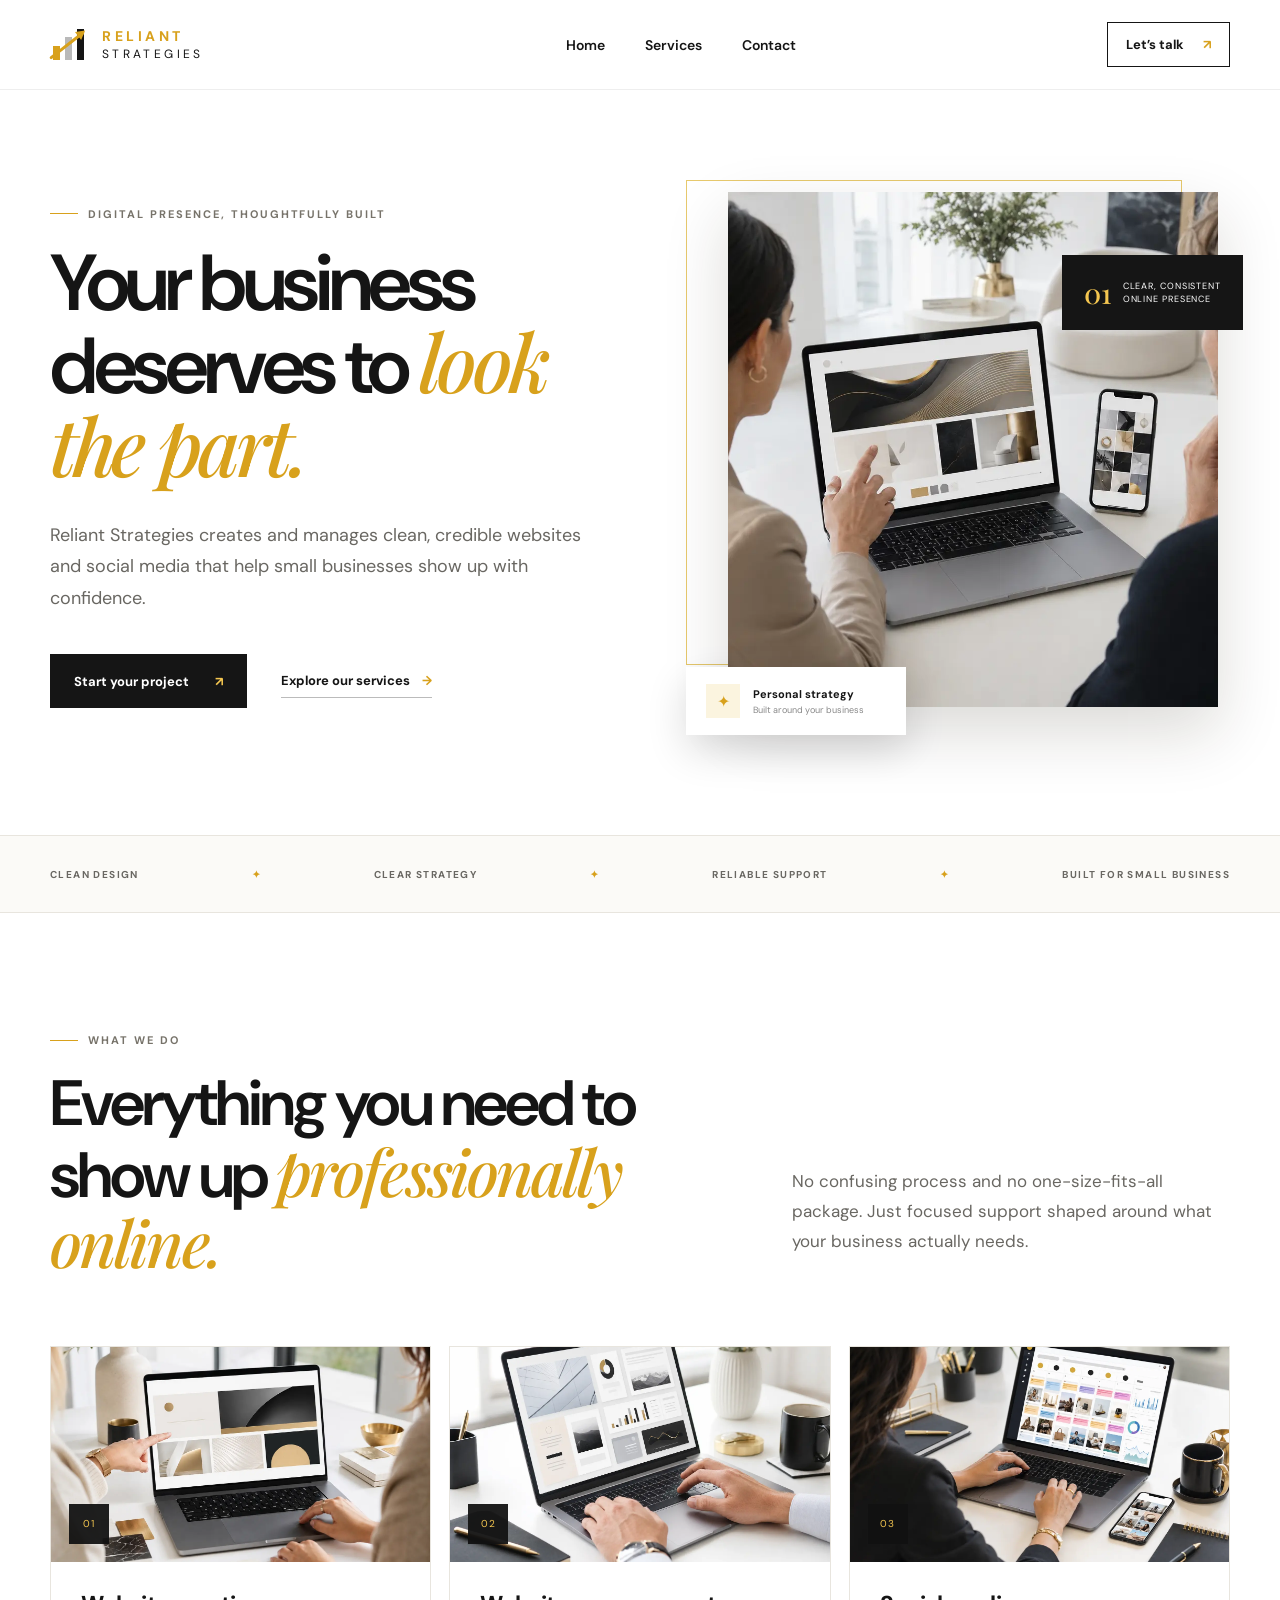
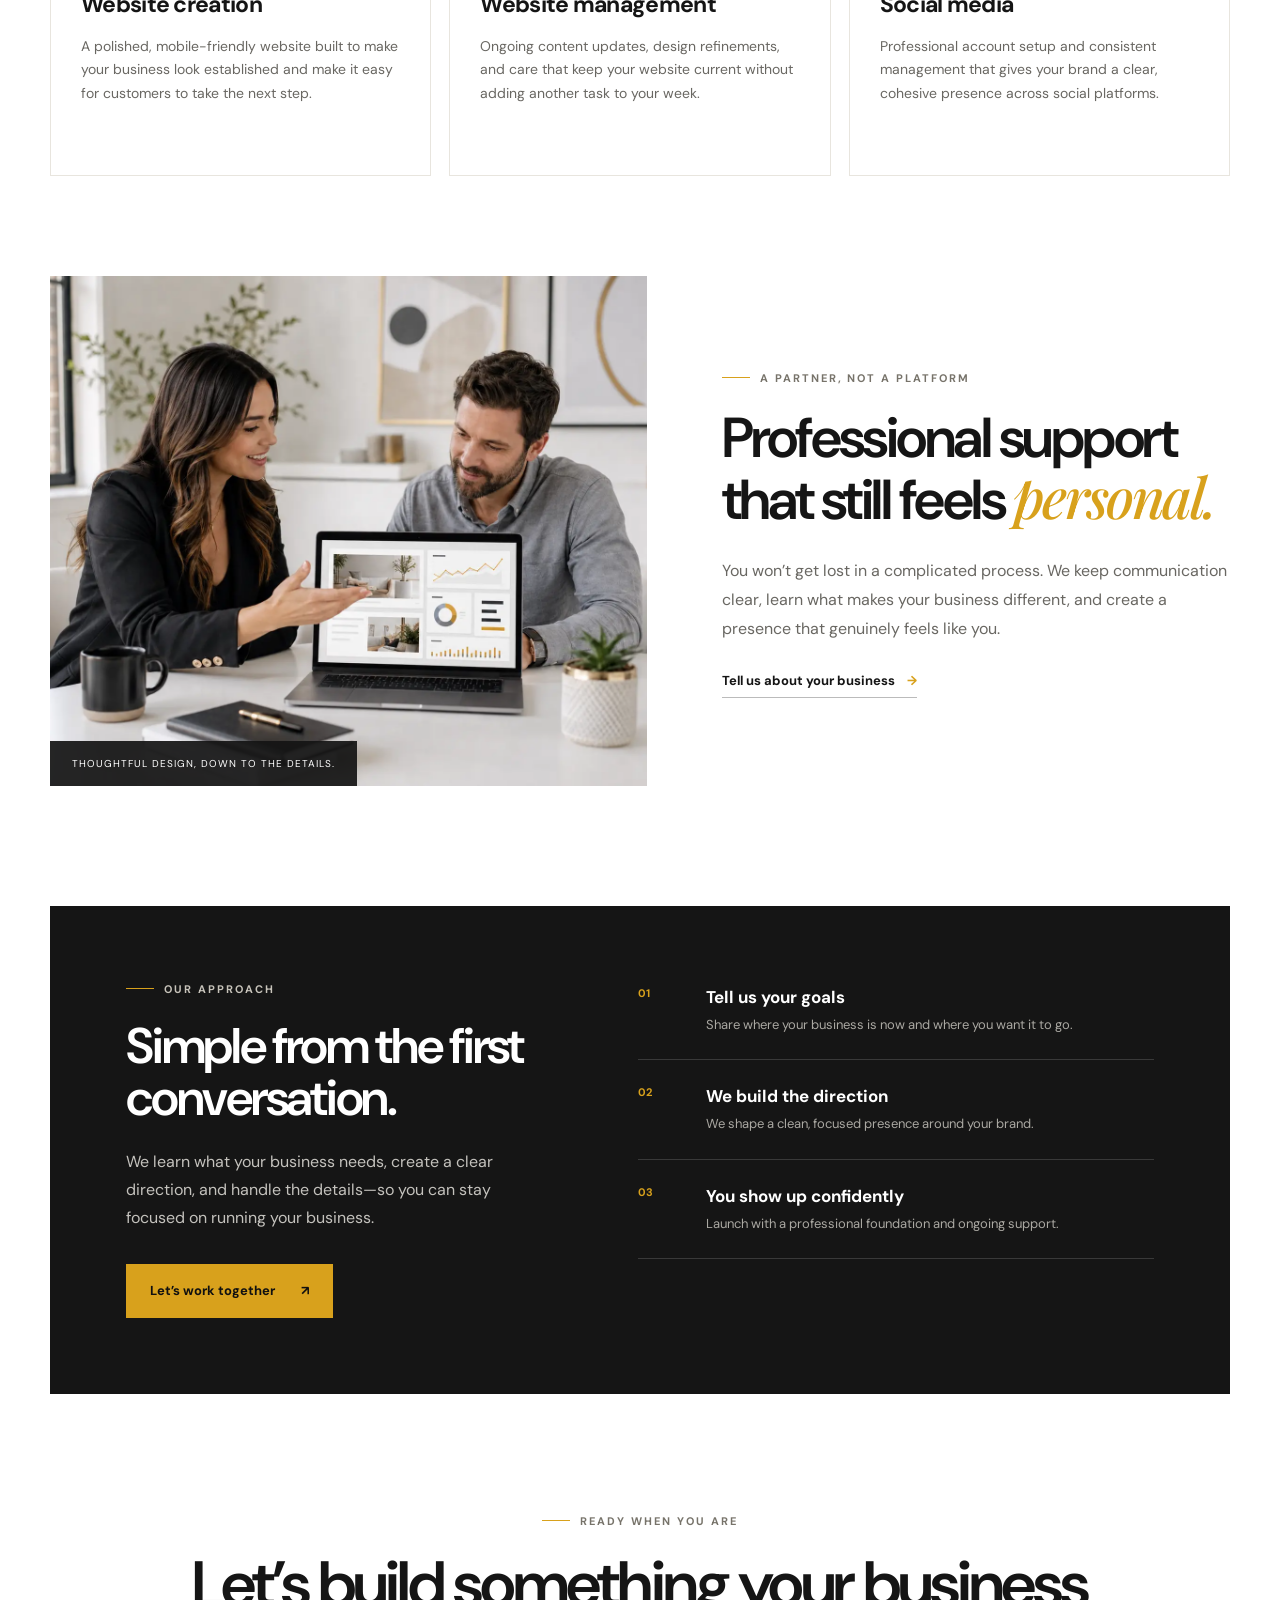
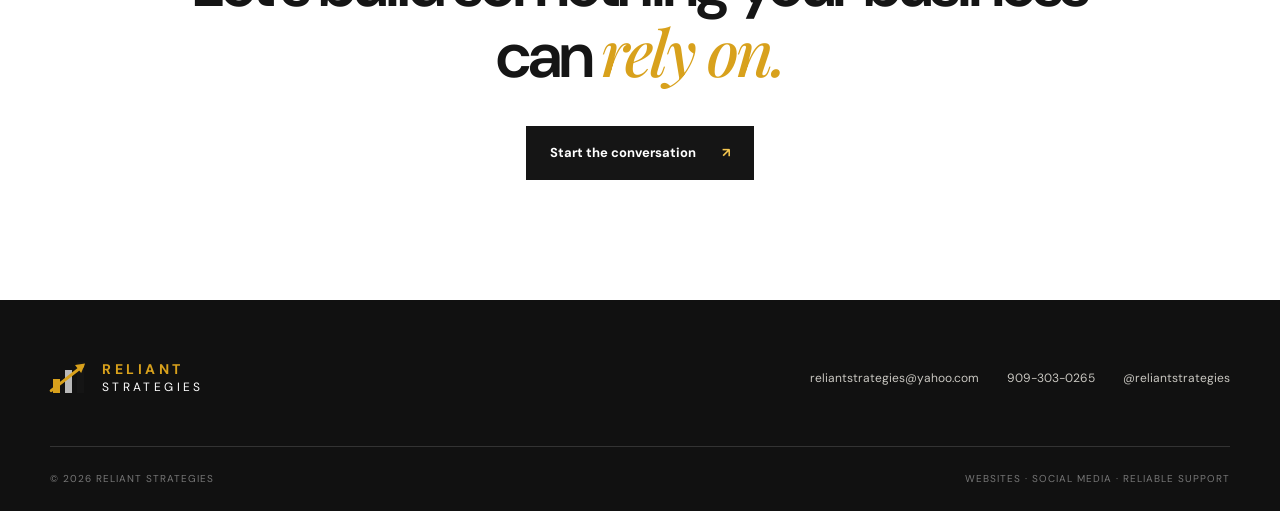
<file: index.html>
<!doctype html>
<html lang="en">
<head>
  <meta charset="utf-8">
  <meta name="viewport" content="width=device-width, initial-scale=1">
  <title>Reliant Strategies | Websites &amp; Social Media</title>
  <meta name="description" content="Website creation, website management, and social media support for small businesses ready to build a stronger online presence.">
  <link rel="preconnect" href="https://fonts.googleapis.com">
  <link rel="preconnect" href="https://fonts.gstatic.com" crossorigin>
  <link href="https://fonts.googleapis.com/css2?family=DM+Sans:wght@400;500;600;700&amp;family=Playfair+Display:ital,wght@0,500;1,500&amp;display=swap" rel="stylesheet">
  <link rel="stylesheet" href="/styles.css">
</head>
<body>
  <header class="site-header">
    <div class="section-shell nav-wrap">
      <a class="brand" href="/" aria-label="Reliant Strategies home">
        <span class="brand-mark" aria-hidden="true"><i></i><i></i><i></i><span class="brand-arrow"></span></span>
        <span class="brand-type"><strong>RELIANT</strong><small>STRATEGIES</small></span>
      </a>
      <nav aria-label="Main navigation"><a href="/">Home</a><a href="/services/">Services</a><a href="/contact/">Contact</a></nav>
      <a class="header-cta" href="/contact/">Let’s talk <span aria-hidden="true">↗</span></a>
    </div>
  </header>

  <main>
    <section class="hero section-shell">
      <div class="hero-copy reveal">
        <p class="eyebrow"><span></span> Digital presence, thoughtfully built</p>
        <h1>Your business deserves to <em>look the part.</em></h1>
        <p class="hero-lede">Reliant Strategies creates and manages clean, credible websites and social media that help small businesses show up with confidence.</p>
        <div class="hero-actions">
          <a class="button button-dark" href="/contact/">Start your project <span aria-hidden="true">↗</span></a>
          <a class="text-link" href="/services/">Explore our services <span aria-hidden="true">→</span></a>
        </div>
      </div>
      <div class="hero-visual" aria-label="A business owner and strategist collaborating">
        <div class="hero-photo-frame"><img src="/images/hero-marketing-strategy.webp" alt="A marketing strategist presenting coordinated website and social media designs to a business owner"></div>
        <div class="photo-outline" aria-hidden="true"></div>
        <div class="photo-note"><span>✦</span><div><b>Personal strategy</b><small>Built around your business</small></div></div>
        <div class="photo-stat"><strong>01</strong><span>clear, consistent<br>online presence</span></div>
      </div>
    </section>

    <section class="trust-strip" aria-label="Core values"><div class="section-shell trust-row"><span>Clean design</span><i>✦</i><span>Clear strategy</span><i>✦</i><span>Reliable support</span><i>✦</i><span>Built for small business</span></div></section>

    <section class="section-shell intro-section">
      <div><p class="eyebrow"><span></span> What we do</p><h2>Everything you need to show up <em>professionally online.</em></h2></div>
      <p class="section-lede">No confusing process and no one-size-fits-all package. Just focused support shaped around what your business actually needs.</p>
    </section>

    <section class="section-shell service-cards" id="services">
      <article class="service-card"><div class="service-image"><img src="/images/service-website-creation.webp" alt="A designer and business owner reviewing a new website" loading="lazy"><span class="service-number">01</span></div><div class="service-card-copy"><h3>Website creation</h3><p>A polished, mobile-friendly website built to make your business look established and make it easy for customers to take the next step.</p></div></article>
      <article class="service-card"><div class="service-image"><img src="/images/service-website-management.webp" alt="A professional maintaining a website from a bright workspace" loading="lazy"><span class="service-number">02</span></div><div class="service-card-copy"><h3>Website management</h3><p>Ongoing content updates, design refinements, and care that keep your website current without adding another task to your week.</p></div></article>
      <article class="service-card"><div class="service-image"><img src="/images/service-social-media-management-v2.webp" alt="A marketing manager scheduling social media posts and reviewing account analytics" loading="lazy"><span class="service-number">03</span></div><div class="service-card-copy"><h3>Social media</h3><p>Professional account setup and consistent management that gives your brand a clear, cohesive presence across social platforms.</p></div></article>
    </section>

    <section class="section-shell welcome-story">
      <div class="story-image"><img src="/images/professional-client-support-v3.webp" alt="A marketing strategist helping a business owner review website and social media performance" loading="lazy"><span>Thoughtful design, down to the details.</span></div>
      <div class="story-copy"><p class="eyebrow"><span></span> A partner, not a platform</p><h2>Professional support that still feels <em>personal.</em></h2><p>You won’t get lost in a complicated process. We keep communication clear, learn what makes your business different, and create a presence that genuinely feels like you.</p><a class="text-link" href="/contact/">Tell us about your business <span aria-hidden="true">→</span></a></div>
    </section>

    <section class="section-shell process-panel">
      <div class="process-copy"><p class="eyebrow light"><span></span> Our approach</p><h2>Simple from the first conversation.</h2><p>We learn what your business needs, create a clear direction, and handle the details—so you can stay focused on running your business.</p><a class="button button-gold" href="/contact/">Let’s work together <span aria-hidden="true">↗</span></a></div>
      <ol class="process-list"><li><b>01</b><div><strong>Tell us your goals</strong><span>Share where your business is now and where you want it to go.</span></div></li><li><b>02</b><div><strong>We build the direction</strong><span>We shape a clean, focused presence around your brand.</span></div></li><li><b>03</b><div><strong>You show up confidently</strong><span>Launch with a professional foundation and ongoing support.</span></div></li></ol>
    </section>

    <section class="section-shell final-cta"><p class="eyebrow"><span></span> Ready when you are</p><h2>Let’s build something your business can <em>rely on.</em></h2><a class="button button-dark" href="/contact/">Start the conversation <span aria-hidden="true">↗</span></a></section>
  </main>

  <footer class="site-footer">
    <div class="section-shell footer-top">
      <a class="brand" href="/" aria-label="Reliant Strategies home"><span class="brand-mark" aria-hidden="true"><i></i><i></i><i></i><span class="brand-arrow"></span></span><span class="brand-type"><strong>RELIANT</strong><small>STRATEGIES</small></span></a>
      <div class="footer-contact"><a href="mailto:reliantstrategies@yahoo.com">reliantstrategies@yahoo.com</a><a href="tel:+19093030265">909-303-0265</a><a href="https://instagram.com/reliantstrategies" target="_blank" rel="noreferrer">@reliantstrategies</a></div>
    </div>
    <div class="section-shell footer-bottom"><span>© <span data-year></span> Reliant Strategies</span><span>Websites · Social media · Reliable support</span></div>
  </footer>
  <script src="/site.js"></script>
</body>
</html>
</file>
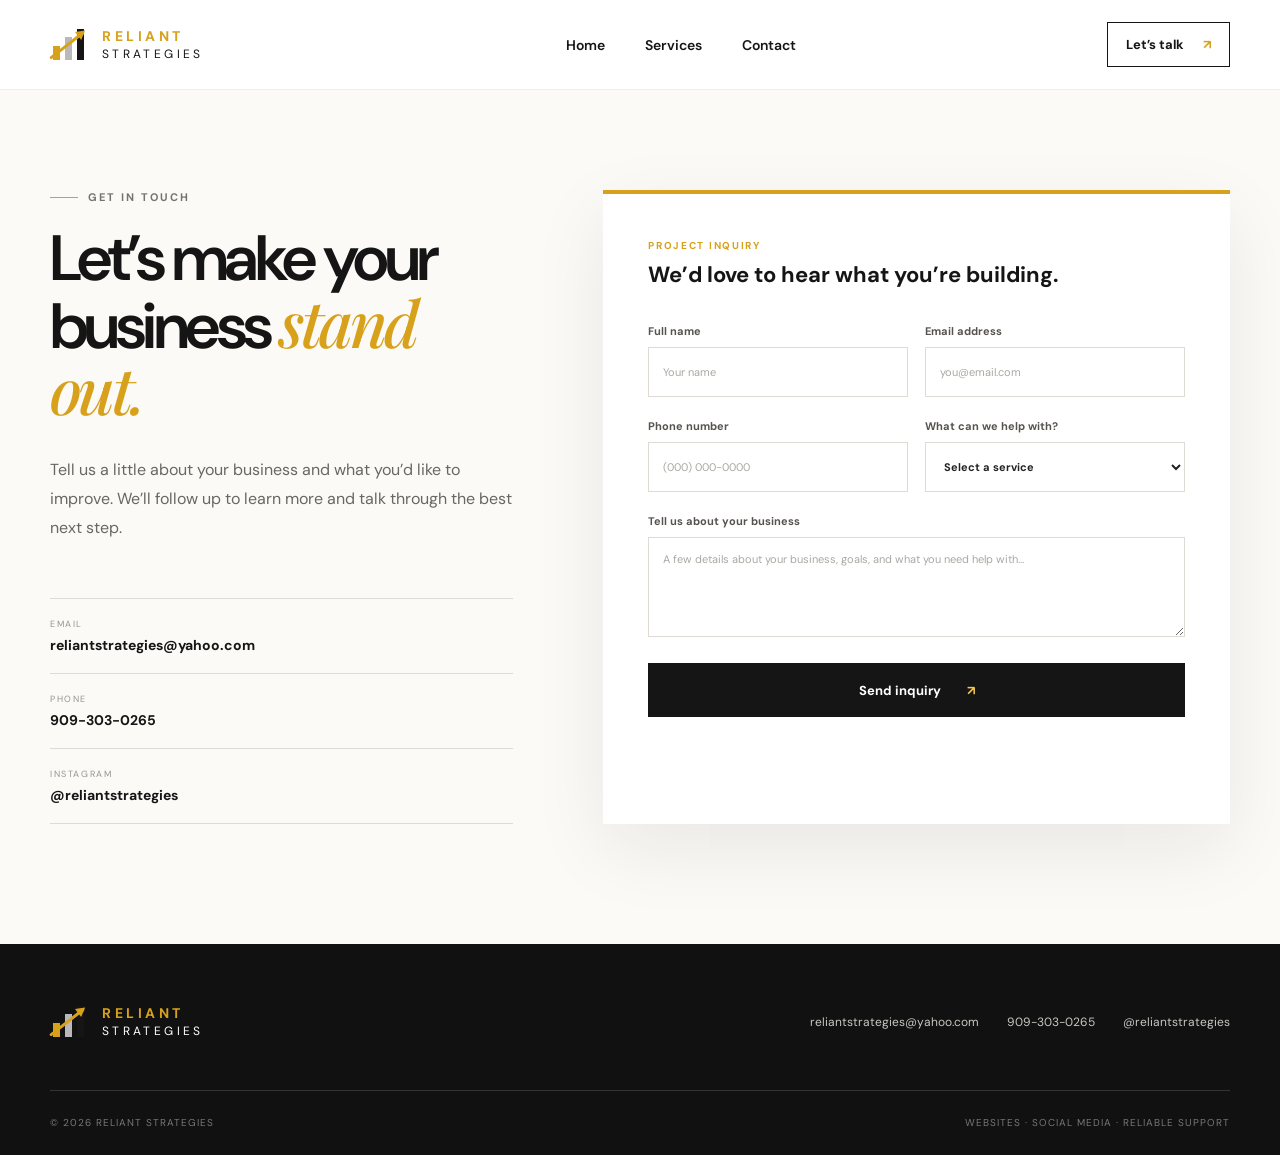
<file: contact/index.html>
<!doctype html>
<html lang="en">
<head>
  <meta charset="utf-8"><meta name="viewport" content="width=device-width, initial-scale=1">
  <title>Contact | Reliant Strategies</title>
  <meta name="description" content="Contact Reliant Strategies about website creation, website management, or social media support.">
  <link rel="preconnect" href="https://fonts.googleapis.com"><link rel="preconnect" href="https://fonts.gstatic.com" crossorigin><link href="https://fonts.googleapis.com/css2?family=DM+Sans:wght@400;500;600;700&amp;family=Playfair+Display:ital,wght@0,500;1,500&amp;display=swap" rel="stylesheet"><link rel="stylesheet" href="/styles.css">
</head>
<body>
  <header class="site-header"><div class="section-shell nav-wrap"><a class="brand" href="/" aria-label="Reliant Strategies home"><span class="brand-mark" aria-hidden="true"><i></i><i></i><i></i><span class="brand-arrow"></span></span><span class="brand-type"><strong>RELIANT</strong><small>STRATEGIES</small></span></a><nav aria-label="Main navigation"><a href="/">Home</a><a href="/services/">Services</a><a href="/contact/">Contact</a></nav><a class="header-cta" href="/contact/">Let’s talk <span aria-hidden="true">↗</span></a></div></header>
  <main class="contact-page"><section class="section-shell contact-layout">
    <div class="contact-intro"><p class="eyebrow"><span></span> Get in touch</p><h1>Let’s make your business <em>stand out.</em></h1><p>Tell us a little about your business and what you’d like to improve. We’ll follow up to learn more and talk through the best next step.</p><div class="direct-contact"><a href="mailto:reliantstrategies@yahoo.com"><span>EMAIL</span><b>reliantstrategies@yahoo.com</b></a><a href="tel:+19093030265"><span>PHONE</span><b>909-303-0265</b></a><a href="https://instagram.com/reliantstrategies" target="_blank" rel="noreferrer"><span>INSTAGRAM</span><b>@reliantstrategies</b></a></div></div>
    <div class="form-panel"><div class="form-heading"><span>Project inquiry</span><b>We’d love to hear what you’re building.</b></div><form class="contact-form" id="contact-form"><div class="field-row"><label>Full name<input name="name" autocomplete="name" placeholder="Your name" required></label><label>Email address<input name="email" type="email" autocomplete="email" placeholder="you@email.com" required></label></div><div class="field-row"><label>Phone number<input name="phone" type="tel" autocomplete="tel" placeholder="(000) 000-0000"></label><label>What can we help with?<select name="service"><option value="" selected>Select a service</option><option>New website</option><option>Website redesign</option><option>Website management</option><option>Social media startup</option><option>Social media management</option><option>Not sure yet</option></select></label></div><label>Tell us about your business<textarea name="message" rows="5" placeholder="A few details about your business, goals, and what you need help with…" required></textarea></label><button class="button button-dark submit-button" type="submit">Send inquiry <span aria-hidden="true">↗</span></button><p class="form-note" id="form-note" role="status" hidden>Your email app should open with your inquiry ready to send.</p></form></div>
  </section></main>
  <footer class="site-footer"><div class="section-shell footer-top"><a class="brand" href="/" aria-label="Reliant Strategies home"><span class="brand-mark" aria-hidden="true"><i></i><i></i><i></i><span class="brand-arrow"></span></span><span class="brand-type"><strong>RELIANT</strong><small>STRATEGIES</small></span></a><div class="footer-contact"><a href="mailto:reliantstrategies@yahoo.com">reliantstrategies@yahoo.com</a><a href="tel:+19093030265">909-303-0265</a><a href="https://instagram.com/reliantstrategies" target="_blank" rel="noreferrer">@reliantstrategies</a></div></div><div class="section-shell footer-bottom"><span>© <span data-year></span> Reliant Strategies</span><span>Websites · Social media · Reliable support</span></div></footer>
  <script src="/site.js"></script>
</body>
</html>
</file>
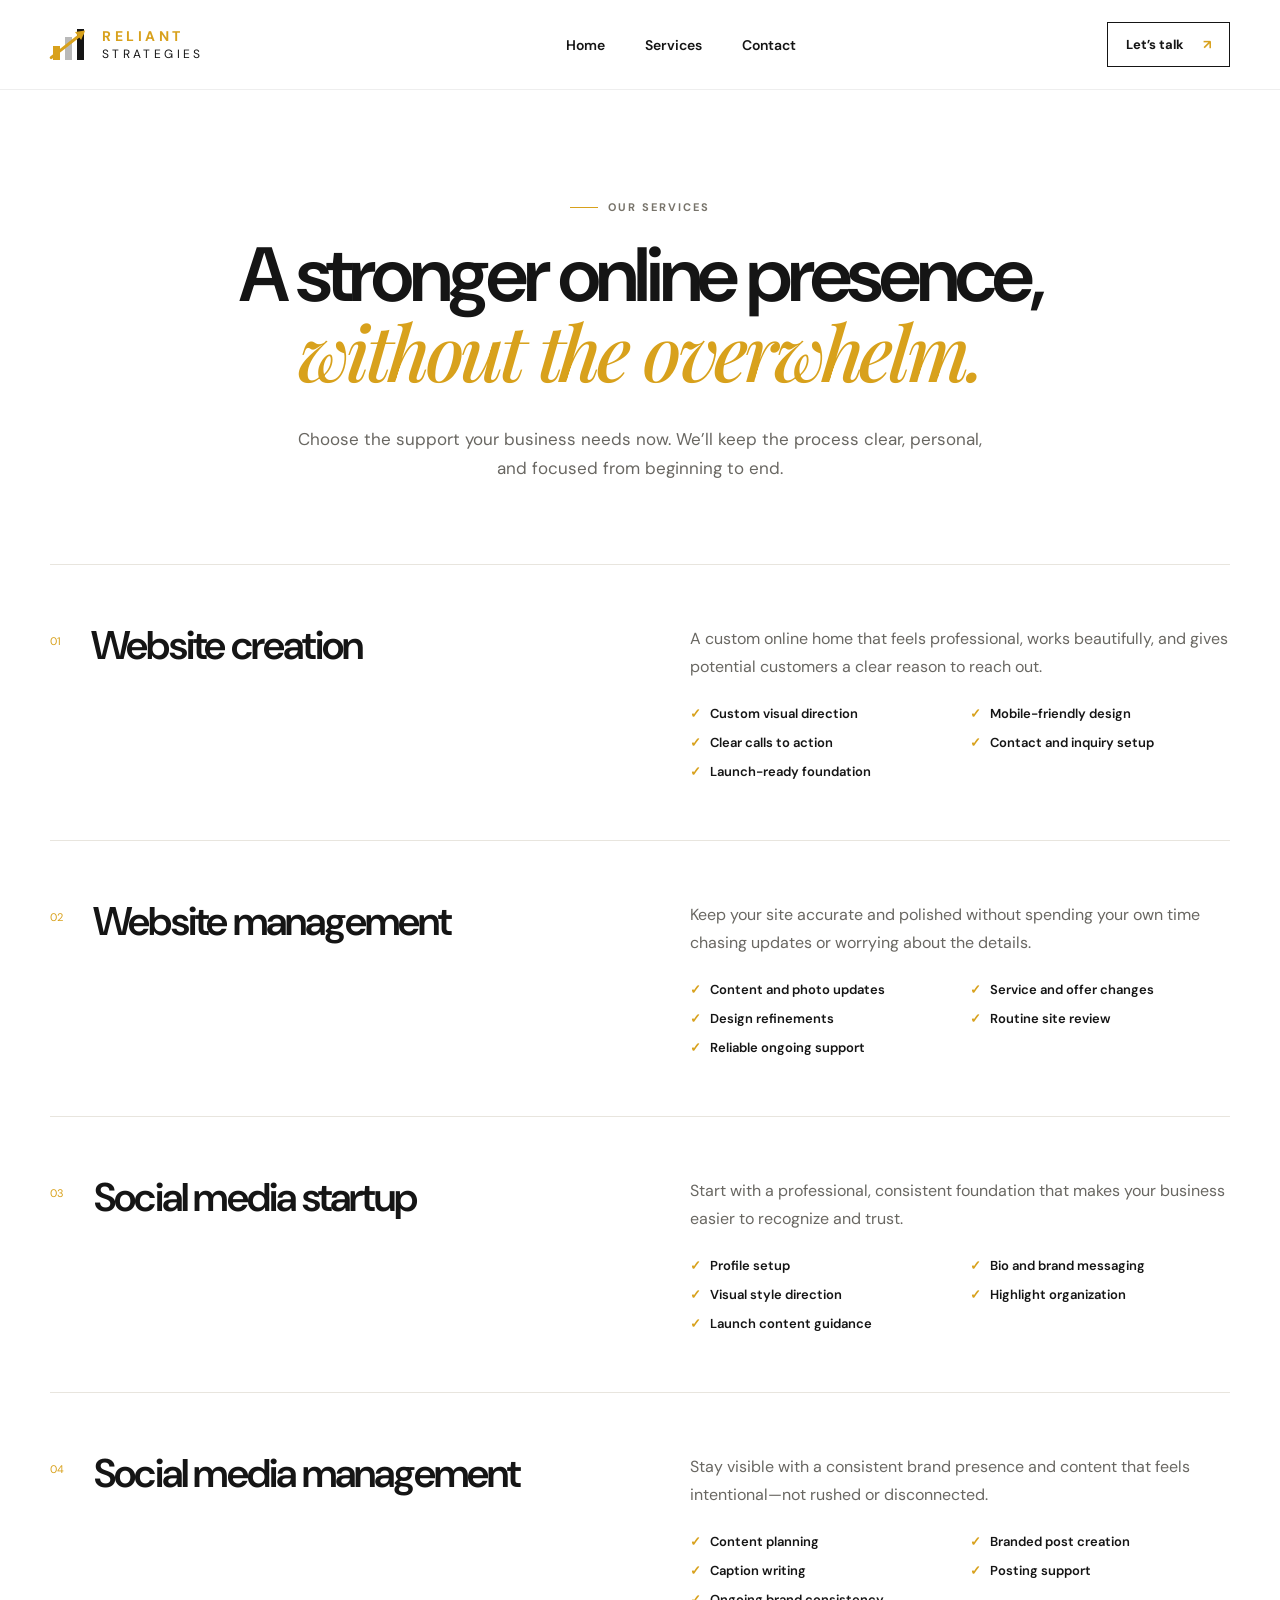
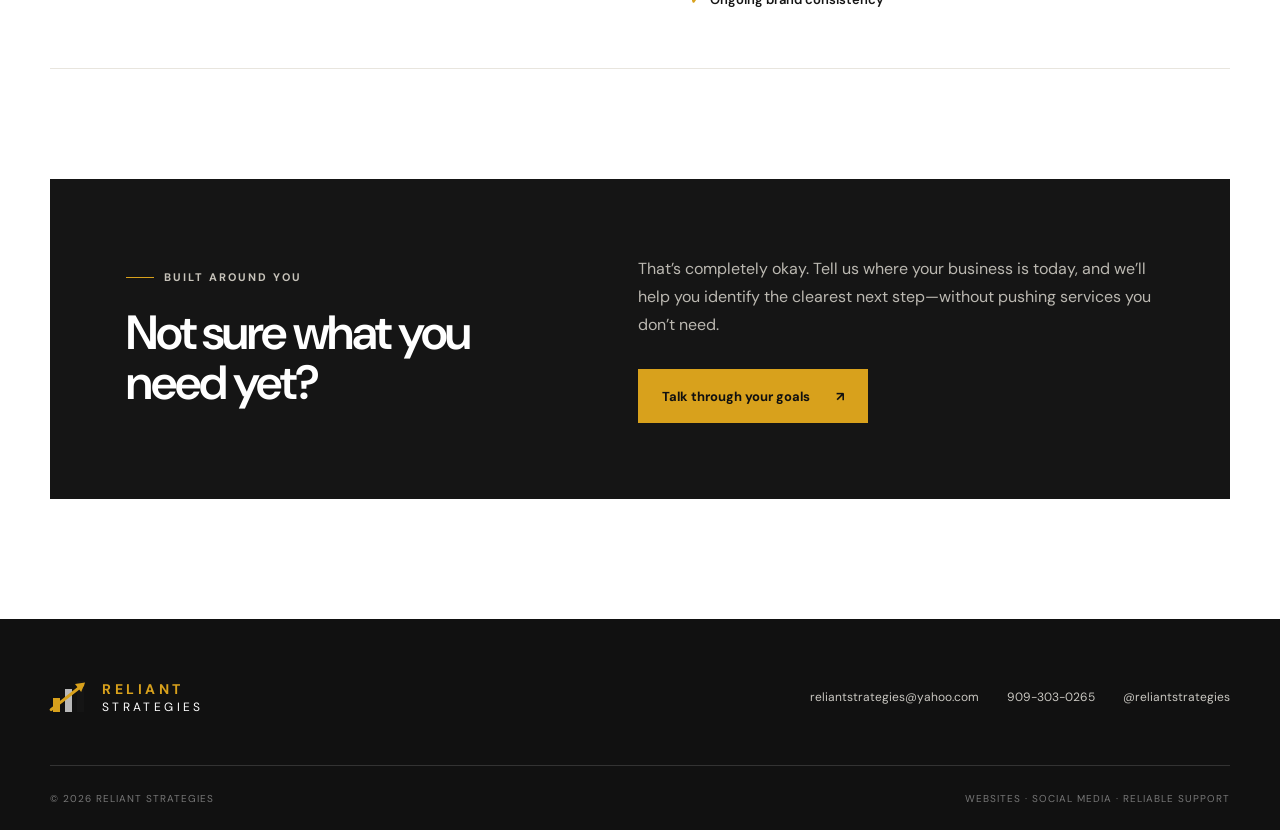
<file: services/index.html>
<!doctype html>
<html lang="en">
<head>
  <meta charset="utf-8"><meta name="viewport" content="width=device-width, initial-scale=1">
  <title>Services | Reliant Strategies</title>
  <meta name="description" content="Website creation, website management, and social media support from Reliant Strategies.">
  <link rel="preconnect" href="https://fonts.googleapis.com"><link rel="preconnect" href="https://fonts.gstatic.com" crossorigin><link href="https://fonts.googleapis.com/css2?family=DM+Sans:wght@400;500;600;700&amp;family=Playfair+Display:ital,wght@0,500;1,500&amp;display=swap" rel="stylesheet"><link rel="stylesheet" href="/styles.css">
</head>
<body>
  <header class="site-header"><div class="section-shell nav-wrap"><a class="brand" href="/" aria-label="Reliant Strategies home"><span class="brand-mark" aria-hidden="true"><i></i><i></i><i></i><span class="brand-arrow"></span></span><span class="brand-type"><strong>RELIANT</strong><small>STRATEGIES</small></span></a><nav aria-label="Main navigation"><a href="/">Home</a><a href="/services/">Services</a><a href="/contact/">Contact</a></nav><a class="header-cta" href="/contact/">Let’s talk <span aria-hidden="true">↗</span></a></div></header>
  <main>
    <section class="page-hero section-shell"><p class="eyebrow"><span></span> Our services</p><h1>A stronger online presence, <em>without the overwhelm.</em></h1><p>Choose the support your business needs now. We’ll keep the process clear, personal, and focused from beginning to end.</p></section>
    <section class="section-shell service-detail-list">
      <article class="service-detail"><div class="detail-title"><span>01</span><h2>Website creation</h2></div><div class="detail-body"><p>A custom online home that feels professional, works beautifully, and gives potential customers a clear reason to reach out.</p><ul><li>Custom visual direction</li><li>Mobile-friendly design</li><li>Clear calls to action</li><li>Contact and inquiry setup</li><li>Launch-ready foundation</li></ul></div></article>
      <article class="service-detail"><div class="detail-title"><span>02</span><h2>Website management</h2></div><div class="detail-body"><p>Keep your site accurate and polished without spending your own time chasing updates or worrying about the details.</p><ul><li>Content and photo updates</li><li>Service and offer changes</li><li>Design refinements</li><li>Routine site review</li><li>Reliable ongoing support</li></ul></div></article>
      <article class="service-detail"><div class="detail-title"><span>03</span><h2>Social media startup</h2></div><div class="detail-body"><p>Start with a professional, consistent foundation that makes your business easier to recognize and trust.</p><ul><li>Profile setup</li><li>Bio and brand messaging</li><li>Visual style direction</li><li>Highlight organization</li><li>Launch content guidance</li></ul></div></article>
      <article class="service-detail"><div class="detail-title"><span>04</span><h2>Social media management</h2></div><div class="detail-body"><p>Stay visible with a consistent brand presence and content that feels intentional—not rushed or disconnected.</p><ul><li>Content planning</li><li>Branded post creation</li><li>Caption writing</li><li>Posting support</li><li>Ongoing brand consistency</li></ul></div></article>
    </section>
    <section class="section-shell fit-panel"><div><p class="eyebrow light"><span></span> Built around you</p><h2>Not sure what you need yet?</h2></div><div><p>That’s completely okay. Tell us where your business is today, and we’ll help you identify the clearest next step—without pushing services you don’t need.</p><a class="button button-gold" href="/contact/">Talk through your goals <span aria-hidden="true">↗</span></a></div></section>
  </main>
  <footer class="site-footer"><div class="section-shell footer-top"><a class="brand" href="/" aria-label="Reliant Strategies home"><span class="brand-mark" aria-hidden="true"><i></i><i></i><i></i><span class="brand-arrow"></span></span><span class="brand-type"><strong>RELIANT</strong><small>STRATEGIES</small></span></a><div class="footer-contact"><a href="mailto:reliantstrategies@yahoo.com">reliantstrategies@yahoo.com</a><a href="tel:+19093030265">909-303-0265</a><a href="https://instagram.com/reliantstrategies" target="_blank" rel="noreferrer">@reliantstrategies</a></div></div><div class="section-shell footer-bottom"><span>© <span data-year></span> Reliant Strategies</span><span>Websites · Social media · Reliable support</span></div></footer>
  <script src="/site.js"></script>
</body>
</html>
</file>
<file: styles.css>
:root {
  --ink: #151515;
  --muted: #696762;
  --gold: #d8a11c;
  --gold-light: #f4c650;
  --cream: #fbfaf7;
  --line: #e8e5de;
  --white: #ffffff;
}

* { box-sizing: border-box; }
html { scroll-behavior: smooth; }
body { margin: 0; color: var(--ink); background: var(--white); font-family: "DM Sans", Arial, sans-serif; }
a { color: inherit; text-decoration: none; }
button, input, select, textarea { font: inherit; }
::selection { background: #f5d77d; color: #111; }

.section-shell { width: min(1180px, calc(100% - 48px)); margin-inline: auto; }
.site-header { height: 90px; background: rgba(255,255,255,.93); border-bottom: 1px solid rgba(20,20,20,.07); display: flex; align-items: center; position: sticky; top: 0; z-index: 20; backdrop-filter: blur(14px); }
.nav-wrap { display: flex; align-items: center; justify-content: space-between; }
.brand { display: inline-flex; align-items: center; gap: 12px; min-width: 205px; }
.brand-mark { width: 40px; height: 40px; position: relative; display: block; }
.brand-mark i { position: absolute; bottom: 5px; width: 7px; background: var(--ink); }
.brand-mark i:nth-child(1) { left: 3px; height: 14px; background: var(--gold); }
.brand-mark i:nth-child(2) { left: 15px; height: 23px; background: #b9b9b9; }
.brand-mark i:nth-child(3) { left: 27px; height: 31px; }
.brand-arrow { position: absolute; z-index: 2; width: 43px; height: 3px; left: 0; bottom: 5px; background: var(--gold); border-radius: 999px; transform: rotate(-38deg); transform-origin: left center; }
.brand-arrow::after { content: ""; position: absolute; right: -2px; top: -4px; border-left: 9px solid var(--gold); border-top: 5px solid transparent; border-bottom: 5px solid transparent; }
.brand-type { display: flex; flex-direction: column; line-height: 1; letter-spacing: .22em; }
.brand-type strong { color: var(--gold); font-size: 14px; font-weight: 700; }
.brand-type small { font-size: 12px; margin-top: 5px; letter-spacing: .28em; }
.site-header nav { display: flex; gap: 40px; font-size: 14px; font-weight: 600; }
.site-header nav a { position: relative; padding: 10px 0; }
.site-header nav a::after { content: ""; width: 0; height: 1px; background: var(--gold); position: absolute; bottom: 3px; left: 0; transition: width .25s ease; }
.site-header nav a:hover::after { width: 100%; }
.header-cta { border: 1px solid var(--ink); padding: 13px 18px; font-size: 13px; font-weight: 700; transition: .2s ease; }
.header-cta:hover { background: var(--ink); color: var(--white); }
.header-cta span { color: var(--gold); margin-left: 16px; }

.hero { min-height: 740px; display: grid; grid-template-columns: 1.02fr .98fr; align-items: center; gap: 70px; padding-block: 90px 100px; }
.eyebrow { display: flex; align-items: center; gap: 10px; text-transform: uppercase; letter-spacing: .18em; font-size: 11px; font-weight: 700; color: #77736a; margin: 0 0 24px; }
.eyebrow > span { width: 28px; height: 1px; background: var(--gold); }
h1, h2, h3, p { margin-top: 0; }
h1 { font-size: clamp(54px, 6.2vw, 88px); letter-spacing: -.055em; line-height: .98; margin-bottom: 30px; font-weight: 600; }
h1 em, h2 em { display: inline; color: var(--gold); font-family: "Playfair Display", Georgia, serif; font-weight: 500; }
.hero-lede { max-width: 610px; color: var(--muted); font-size: 18px; line-height: 1.75; }
.hero-actions { display: flex; align-items: center; gap: 34px; margin-top: 40px; }
.button { min-height: 54px; padding: 0 24px; display: inline-flex; align-items: center; justify-content: center; gap: 26px; font-size: 13px; font-weight: 700; border: 0; cursor: pointer; transition: transform .2s ease, background .2s ease; }
.button:hover { transform: translateY(-2px); }
.button-dark { background: var(--ink); color: var(--white); }
.button-dark span { color: var(--gold-light); }
.button-gold { background: var(--gold); color: #101010; }
.text-link { font-size: 13px; font-weight: 700; border-bottom: 1px solid #bbb; padding-block: 8px; }
.text-link span { color: var(--gold); margin-left: 9px; }

.hero-visual { height: 555px; position: relative; isolation: isolate; }
.hero-photo-frame { position: absolute; inset: 12px 12px 28px 42px; overflow: hidden; background: #eee; box-shadow: 0 25px 60px rgba(35,28,10,.16); }
.hero-photo-frame img { width: 100%; height: 100%; display: block; object-fit: cover; object-position: center; }
.photo-outline { position: absolute; inset: 0 48px 70px 0; border: 1px solid #e7c96d; z-index: -1; }
.photo-note { position: absolute; left: 0; bottom: 0; min-width: 220px; padding: 17px 20px; background: white; box-shadow: 0 16px 40px rgba(0,0,0,.14); display: flex; align-items: center; gap: 13px; }
.photo-note > span { width: 34px; height: 34px; display: grid; place-items: center; background: #fbf4df; color: var(--gold); }
.photo-note div { display: flex; flex-direction: column; }.photo-note b { font-size: 11px; }.photo-note small { font-size: 9px; color: #888; margin-top: 3px; }
.photo-stat { position: absolute; right: -13px; top: 75px; background: var(--ink); color: white; padding: 19px 22px; display: flex; align-items: center; gap: 12px; }
.photo-stat strong { color: var(--gold-light); font-family: "Playfair Display", Georgia, serif; font-size: 28px; font-weight: 500; }.photo-stat span { font-size: 9px; line-height: 1.4; text-transform: uppercase; letter-spacing: .1em; }

.trust-strip { border-top: 1px solid var(--line); border-bottom: 1px solid var(--line); background: var(--cream); }
.trust-row { min-height: 76px; display: flex; align-items: center; justify-content: space-between; text-transform: uppercase; letter-spacing: .14em; color: #696762; font-size: 10px; font-weight: 700; }
.trust-row i { color: var(--gold); font-style: normal; }
.intro-section { display: grid; grid-template-columns: 1.1fr .75fr; align-items: end; gap: 100px; padding-top: 120px; }
h2 { font-size: clamp(40px, 5vw, 65px); line-height: 1.04; letter-spacing: -.045em; font-weight: 600; margin-bottom: 0; }
.section-lede { color: var(--muted); font-size: 17px; line-height: 1.75; padding-bottom: 7px; }
.service-cards { display: grid; grid-template-columns: repeat(3,1fr); gap: 18px; padding-block: 65px 100px; }
.service-card { border: 1px solid var(--line); padding: 0; min-height: 430px; position: relative; overflow: hidden; background: white; transition: transform .25s ease, box-shadow .25s ease, border .25s ease; }
.service-card:hover { transform: translateY(-7px); box-shadow: 0 22px 50px rgba(30,25,10,.08); border-color: #dec578; }
.service-image { height: 215px; position: relative; overflow: hidden; background: #f0eee9; }
.service-image img { width: 100%; height: 100%; display: block; object-fit: cover; transition: transform .5s ease; }
.service-card:hover .service-image img { transform: scale(1.035); }
.service-number { position: absolute; left: 18px; bottom: 18px; min-width: 40px; height: 40px; display: grid; place-items: center; background: rgba(18,18,18,.94); color: var(--gold-light); font-size: 10px; letter-spacing: .12em; }
.service-card-copy { padding: 27px 30px 31px; }
.service-card h3 { font-size: 23px; letter-spacing: -.03em; margin-bottom: 16px; }
.service-card p { color: var(--muted); line-height: 1.7; font-size: 14px; margin: 0; }

.welcome-story { display: grid; grid-template-columns: 1.08fr .92fr; gap: 75px; align-items: center; padding-bottom: 120px; }
.story-image { height: 510px; position: relative; overflow: hidden; background: #eee; }
.story-image img { width: 100%; height: 100%; display: block; object-fit: cover; }
.story-image > span { position: absolute; left: 0; bottom: 0; background: rgba(20,20,20,.92); color: white; padding: 16px 22px; font-size: 10px; letter-spacing: .1em; text-transform: uppercase; }
.story-copy h2 { font-size: clamp(42px, 4.4vw, 58px); margin-bottom: 27px; }
.story-copy > p:not(.eyebrow) { color: var(--muted); line-height: 1.8; margin-bottom: 26px; }

.process-panel, .fit-panel { background: var(--ink); color: var(--white); padding: 76px; display: grid; grid-template-columns: .9fr 1.1fr; gap: 90px; margin-bottom: 120px; }
.eyebrow.light { color: #c7c3ba; }
.process-copy h2 { font-size: 50px; margin-bottom: 24px; }
.process-copy > p:not(.eyebrow) { color: #c4c2bd; line-height: 1.75; margin-bottom: 32px; }
.process-list { list-style: none; padding: 0; margin: 0; }
.process-list li { display: grid; grid-template-columns: 50px 1fr; gap: 18px; padding: 25px 0; border-bottom: 1px solid #393939; }
.process-list li:first-child { padding-top: 4px; }
.process-list b { color: var(--gold); font-size: 11px; }
.process-list div { display: flex; flex-direction: column; gap: 7px; }
.process-list strong { font-size: 17px; }.process-list span { color: #aaa8a2; font-size: 13px; line-height: 1.5; }
.final-cta { text-align: center; max-width: 900px; padding-bottom: 120px; }
.final-cta .eyebrow { justify-content: center; }.final-cta h2 { margin-bottom: 36px; }

.page-hero { padding-block: 110px 80px; max-width: 1000px; text-align: center; }
.page-hero .eyebrow { justify-content: center; }
.page-hero h1 { font-size: clamp(52px, 6vw, 78px); }
.page-hero > p:last-child { max-width: 700px; margin: 0 auto; color: var(--muted); font-size: 17px; line-height: 1.75; }
.service-detail-list { border-top: 1px solid var(--line); margin-bottom: 110px; }
.service-detail { display: grid; grid-template-columns: 1fr 1fr; gap: 100px; padding: 60px 0; border-bottom: 1px solid var(--line); }
.detail-title { display: flex; align-items: flex-start; gap: 30px; }.detail-title > span { color: var(--gold); font-size: 11px; margin-top: 9px; }.detail-title h2 { font-size: 40px; }
.detail-body > p { color: var(--muted); line-height: 1.75; margin-bottom: 24px; }
.detail-body ul { list-style: none; margin: 0; padding: 0; display: grid; grid-template-columns: 1fr 1fr; gap: 12px 20px; }
.detail-body li { font-size: 13px; font-weight: 600; }.detail-body li::before { content: "✓"; color: var(--gold); margin-right: 9px; }
.fit-panel { align-items: center; }.fit-panel h2 { font-size: 48px; }.fit-panel > div:last-child p { color: #bbb8b1; line-height: 1.75; margin-bottom: 30px; }

.contact-page { background: var(--cream); }
.contact-layout { display: grid; grid-template-columns: .85fr 1.15fr; gap: 90px; padding-block: 100px 120px; }
.contact-intro h1 { font-size: clamp(52px, 5vw, 73px); }
.contact-intro > p:not(.eyebrow) { color: var(--muted); line-height: 1.8; max-width: 470px; }
.direct-contact { margin-top: 55px; border-top: 1px solid #dedbd4; }
.direct-contact a { display: flex; flex-direction: column; gap: 6px; padding: 19px 0; border-bottom: 1px solid #dedbd4; }
.direct-contact span { font-size: 9px; color: #99948b; letter-spacing: .18em; }.direct-contact b { font-size: 14px; }
.form-panel { background: var(--white); border-top: 4px solid var(--gold); padding: 45px; box-shadow: 0 25px 70px rgba(28,22,8,.08); }
.form-heading { display: flex; flex-direction: column; gap: 8px; margin-bottom: 35px; }.form-heading span { color: var(--gold); text-transform: uppercase; letter-spacing: .17em; font-size: 10px; font-weight: 700; }.form-heading b { font-size: 22px; }
.contact-form { display: grid; gap: 22px; }
.field-row { display: grid; grid-template-columns: 1fr 1fr; gap: 17px; }
.contact-form label { color: #56534d; font-size: 11px; font-weight: 700; display: grid; gap: 9px; }
.contact-form input, .contact-form select, .contact-form textarea { width: 100%; border: 1px solid #dedbd4; background: #fff; border-radius: 0; padding: 14px; outline: 0; color: #222; transition: border .2s ease, box-shadow .2s ease; }
.contact-form input, .contact-form select { min-height: 50px; }.contact-form textarea { resize: vertical; }
.contact-form input:focus, .contact-form select:focus, .contact-form textarea:focus { border-color: var(--gold); box-shadow: 0 0 0 3px rgba(216,161,28,.12); }
.contact-form input::placeholder, .contact-form textarea::placeholder { color: #aaa8a2; font-weight: 400; }
.submit-button { width: 100%; margin-top: 4px; }
.form-note { color: #71631d; background: #fff9df; padding: 12px; font-size: 12px; margin: 0; }

.site-footer { background: #111; color: white; padding-top: 58px; }
.site-footer .brand-type small { color: white; }
.footer-top { display: flex; justify-content: space-between; align-items: center; padding-bottom: 48px; }
.footer-contact { display: flex; gap: 28px; color: #c9c7c1; font-size: 12px; }
.footer-contact a:hover { color: var(--gold-light); }
.footer-bottom { border-top: 1px solid #333; min-height: 65px; display: flex; align-items: center; justify-content: space-between; color: #777; font-size: 10px; text-transform: uppercase; letter-spacing: .1em; }

@media (max-width: 900px) {
  .site-header nav { display: none; }
  .hero { grid-template-columns: 1fr; gap: 30px; padding-top: 70px; }
  .hero-visual { width: min(100%, 560px); margin-inline: auto; }
  .intro-section, .service-detail, .contact-layout { grid-template-columns: 1fr; gap: 35px; }
  .service-cards { grid-template-columns: 1fr; }.service-card { min-height: auto; }
  .welcome-story { grid-template-columns: 1fr; gap: 48px; }.story-image { height: 460px; }
  .process-panel, .fit-panel { grid-template-columns: 1fr; gap: 55px; padding: 50px; }
  .contact-intro > p:not(.eyebrow) { max-width: none; }
  .footer-top { align-items: flex-start; }.footer-contact { flex-direction: column; gap: 12px; }
}

@media (max-width: 600px) {
  .section-shell { width: min(100% - 30px, 1180px); }
  .site-header { height: 76px; }.brand { min-width: 0; }.header-cta { display: none; }
  .hero { min-height: auto; padding-block: 58px 75px; }.hero h1 { font-size: 52px; }
  .hero-actions { flex-direction: column; align-items: stretch; gap: 15px; }.text-link { text-align: center; }
  .hero-visual { height: 430px; }.hero-photo-frame { inset: 10px 6px 38px 22px; }.photo-outline { inset: 0 28px 65px 0; }.photo-stat { right: 0; top: 42px; }.photo-note { min-width: 205px; }
  .trust-row { overflow: hidden; gap: 28px; justify-content: flex-start; white-space: nowrap; }.trust-row span:nth-of-type(n+3), .trust-row i:nth-of-type(n+3) { display: none; }
  .intro-section { padding-top: 80px; }.service-cards { padding-block: 45px 80px; }
  .welcome-story { padding-bottom: 80px; }.story-image { height: 330px; }
  .process-panel, .fit-panel { width: 100%; padding: 55px 25px; margin-bottom: 80px; }.process-copy h2, .fit-panel h2 { font-size: 40px; }
  .final-cta { padding-bottom: 80px; }
  .page-hero { padding-block: 75px 55px; }.page-hero h1 { font-size: 50px; }
  .service-detail { padding: 42px 0; }.detail-title { gap: 16px; }.detail-title h2 { font-size: 34px; }.detail-body ul { grid-template-columns: 1fr; }
  .contact-layout { padding-block: 70px 80px; }.contact-intro h1 { font-size: 50px; }.form-panel { padding: 30px 20px; }.field-row { grid-template-columns: 1fr; }
  .footer-top { flex-direction: column; gap: 38px; }.footer-bottom { flex-direction: column; align-items: flex-start; justify-content: center; gap: 6px; padding-block: 18px; }
}

@media (prefers-reduced-motion: no-preference) {
  .reveal { animation: rise .7s ease both; }
  .hero-visual { animation: rise .85s .1s ease both; }
  @keyframes rise { from { opacity: 0; transform: translateY(14px); } to { opacity: 1; transform: none; } }
}
</file>
